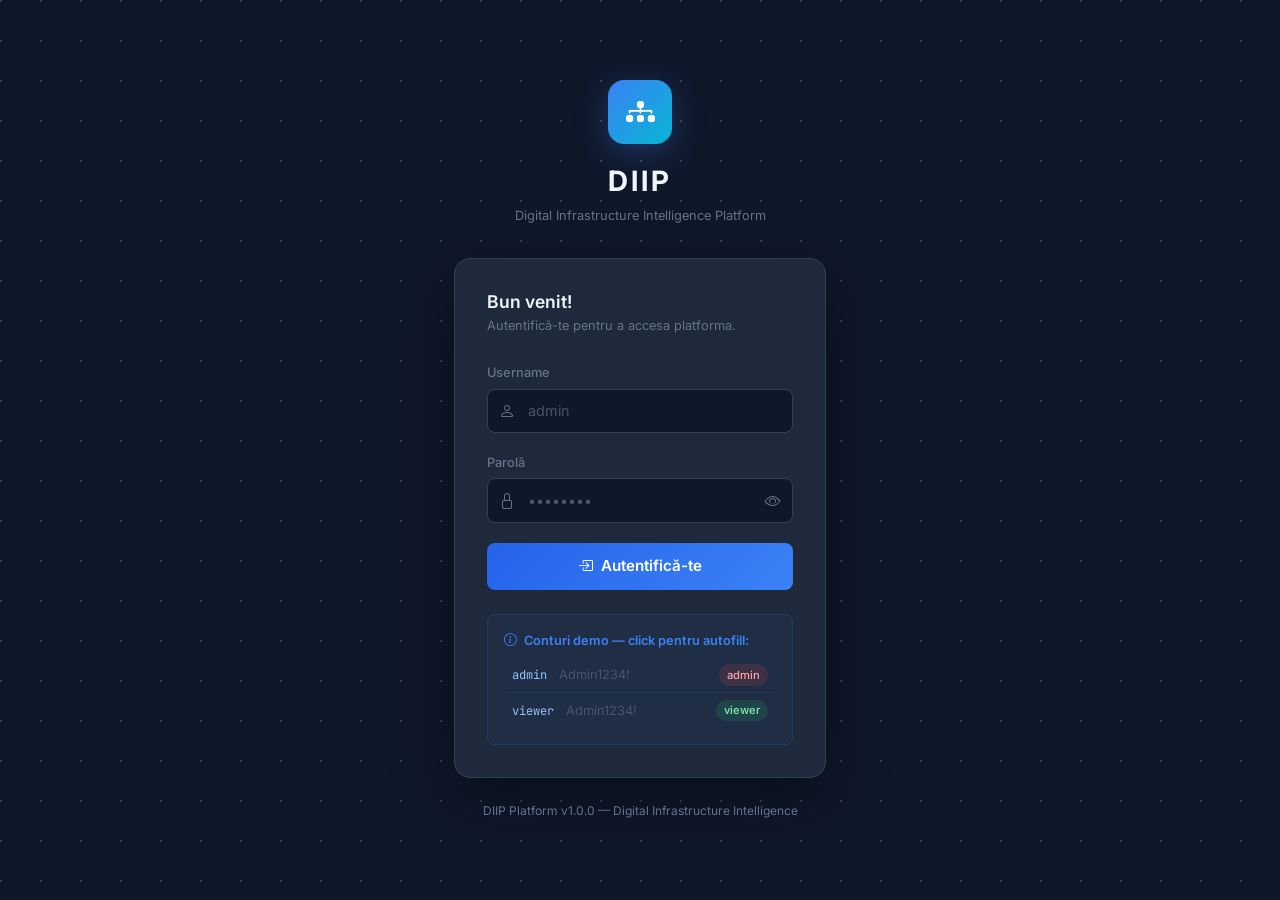
<file: templates/login.html>
<!DOCTYPE html>
<html lang="ro">
<head>
    <meta charset="UTF-8">
    <meta name="viewport" content="width=device-width, initial-scale=1.0">
    <title>Login — DIIP Platform</title>

    <link href="https://cdn.jsdelivr.net/npm/bootstrap@5.3.0/dist/css/bootstrap.min.css" rel="stylesheet">
    <link href="https://cdn.jsdelivr.net/npm/bootstrap-icons@1.11.0/font/bootstrap-icons.css" rel="stylesheet">
    <link href="https://fonts.googleapis.com/css2?family=JetBrains+Mono:wght@400;600&family=Inter:wght@300;400;500;600;700&display=swap" rel="stylesheet">

    <style>
        :root {
            --bg-dark:    #0f172a;
            --bg-card:    #1e293b;
            --border:     #334155;
            --text:       #f1f5f9;
            --text-muted: #64748b;
            --blue:       #3b82f6;
            --green:      #22c55e;
            --red:        #ef4444;
        }

        * { box-sizing: border-box; margin: 0; padding: 0; }

        body {
            font-family: 'Inter', sans-serif;
            background:  var(--bg-dark);
            color:       var(--text);
            min-height:  100vh;
            display:     flex;
            align-items: center;
            justify-content: center;
            /* Fundal cu grid subtil */
            background-image: radial-gradient(circle at 1px 1px, #334155 1px, transparent 0);
            background-size: 40px 40px;
        }

        .login-wrapper {
            width: 100%;
            max-width: 420px;
            padding: 1.5rem;
        }

        /* Logo + titlu */
        .login-brand {
            text-align: center;
            margin-bottom: 2rem;
        }

        .brand-icon {
            width:           64px;
            height:          64px;
            background:      linear-gradient(135deg, #3b82f6, #06b6d4);
            border-radius:   16px;
            display:         inline-flex;
            align-items:     center;
            justify-content: center;
            font-size:       1.8rem;
            margin-bottom:   1rem;
            box-shadow:      0 8px 32px rgba(59, 130, 246, 0.3);
        }

        .brand-name {
            display:     block;
            font-size:   1.75rem;
            font-weight: 700;
            letter-spacing: 0.1em;
            color: var(--text);
        }

        .brand-sub {
            display:   block;
            font-size: 0.8rem;
            color:     var(--text-muted);
            margin-top: 0.25rem;
        }

        /* Cardul de login */
        .login-card {
            background:    var(--bg-card);
            border:        1px solid var(--border);
            border-radius: 16px;
            padding:       2rem;
            box-shadow:    0 20px 60px rgba(0, 0, 0, 0.4);
        }

        .login-card h2 {
            font-size:     1.1rem;
            font-weight:   600;
            margin-bottom: 0.25rem;
            color:         var(--text);
        }

        .login-card p {
            font-size:     0.8rem;
            color:         var(--text-muted);
            margin-bottom: 1.75rem;
        }

        /* Inputuri */
        .form-group {
            margin-bottom: 1.25rem;
        }

        .form-label {
            font-size:     0.8rem;
            font-weight:   500;
            color:         var(--text-muted);
            margin-bottom: 0.4rem;
            display:       block;
        }

        .input-wrapper {
            position: relative;
        }

        .input-icon {
            position:  absolute;
            left:      0.75rem;
            top:       50%;
            transform: translateY(-50%);
            color:     var(--text-muted);
            font-size: 1rem;
        }

        .form-control {
            width:         100%;
            background:    #0f172a;
            border:        1px solid var(--border);
            border-radius: 8px;
            color:         var(--text);
            padding:       0.65rem 0.75rem 0.65rem 2.5rem;
            font-size:     0.9rem;
            font-family:   'Inter', sans-serif;
            transition:    border-color 0.15s, box-shadow 0.15s;
            outline:       none;
        }

        .form-control:focus {
            border-color: var(--blue);
            box-shadow:   0 0 0 3px rgba(59, 130, 246, 0.15);
        }

        .form-control::placeholder { color: #475569; }

        /* Toggle parola */
        .toggle-password {
            position:   absolute;
            right:      0.75rem;
            top:        50%;
            transform:  translateY(-50%);
            background: none;
            border:     none;
            color:      var(--text-muted);
            cursor:     pointer;
            padding:    0;
            font-size:  1rem;
        }
        .toggle-password:hover { color: var(--text); }

        /* Buton login */
        .btn-login {
            width:         100%;
            background:    linear-gradient(135deg, #2563eb, #3b82f6);
            border:        none;
            border-radius: 8px;
            color:         white;
            padding:       0.75rem;
            font-size:     0.95rem;
            font-weight:   600;
            cursor:        pointer;
            transition:    transform 0.15s, box-shadow 0.15s;
            margin-top:    0.5rem;
            display:       flex;
            align-items:   center;
            justify-content: center;
            gap:           0.5rem;
        }

        .btn-login:hover {
            transform:  translateY(-1px);
            box-shadow: 0 8px 25px rgba(59, 130, 246, 0.35);
        }

        .btn-login:active { transform: translateY(0); }

        .btn-login:disabled {
            opacity: 0.7;
            cursor:  not-allowed;
            transform: none;
        }

        /* Mesaj eroare */
        .error-box {
            background:    rgba(239, 68, 68, 0.1);
            border:        1px solid rgba(239, 68, 68, 0.3);
            border-radius: 8px;
            padding:       0.75rem 1rem;
            margin-bottom: 1.25rem;
            font-size:     0.875rem;
            color:         #fca5a5;
            display:       flex;
            align-items:   center;
            gap:           0.5rem;
        }

        /* Mesaj succes */
        .success-box {
            background:    rgba(34, 197, 94, 0.1);
            border:        1px solid rgba(34, 197, 94, 0.3);
            border-radius: 8px;
            padding:       0.75rem 1rem;
            margin-bottom: 1.25rem;
            font-size:     0.875rem;
            color:         #86efac;
            display:       flex;
            align-items:   center;
            gap:           0.5rem;
        }

        /* Informatii demo */
        .demo-info {
            margin-top:    1.5rem;
            padding:       1rem;
            background:    rgba(59, 130, 246, 0.05);
            border:        1px solid rgba(59, 130, 246, 0.15);
            border-radius: 8px;
            font-size:     0.8rem;
            color:         var(--text-muted);
        }

        .demo-info strong { color: var(--blue); }

        .demo-user {
            display:         flex;
            justify-content: space-between;
            align-items:     center;
            padding:         0.4rem 0;
            border-bottom:   1px solid rgba(59, 130, 246, 0.1);
            cursor:          pointer;
            transition:      background 0.15s;
            border-radius:   4px;
            padding:         0.4rem 0.5rem;
        }

        .demo-user:last-child { border-bottom: none; }
        .demo-user:hover { background: rgba(59, 130, 246, 0.08); }

        .demo-user code {
            font-family: 'JetBrains Mono', monospace;
            font-size:   0.75rem;
            color:       #93c5fd;
        }

        .role-badge {
            font-size:     0.7rem;
            padding:       0.15rem 0.5rem;
            border-radius: 20px;
            font-weight:   500;
        }

        .role-admin { background: rgba(239, 68, 68, 0.15); color: #fca5a5; }
        .role-user  { background: rgba(34, 197, 94, 0.15);  color: #86efac; }

        .footer-text {
            text-align: center;
            margin-top: 1.5rem;
            font-size:  0.75rem;
            color:      var(--text-muted);
        }

        /* Loading spinner */
        .spinner {
            width:  16px;
            height: 16px;
            border: 2px solid rgba(255,255,255,0.3);
            border-top-color: white;
            border-radius: 50%;
            animation: spin 0.6s linear infinite;
        }
        @keyframes spin { to { transform: rotate(360deg); } }
    </style>
</head>
<body>

<div class="login-wrapper">

    <!-- Brand -->
    <div class="login-brand">
        <div class="brand-icon">
            <i class="bi bi-diagram-3-fill" style="color:white"></i>
        </div>
        <span class="brand-name">DIIP</span>
        <span class="brand-sub">Digital Infrastructure Intelligence Platform</span>
    </div>

    <!-- Card login -->
    <div class="login-card">
        <h2>Bun venit!</h2>
        <p>Autentifică-te pentru a accesa platforma.</p>

        <!-- Mesaj eroare (ascuns initial) -->
        <div class="error-box" id="error-box" style="display:none">
            <i class="bi bi-exclamation-circle-fill"></i>
            <span id="error-text">Username sau parolă incorectă.</span>
        </div>

        <!-- Mesaj succes (ascuns initial) -->
        <div class="success-box" id="success-box" style="display:none">
            <i class="bi bi-check-circle-fill"></i>
            <span>Login reușit! Se redirecționează...</span>
        </div>

        <!-- Formular -->
        <div class="form-group">
            <label class="form-label">Username</label>
            <div class="input-wrapper">
                <i class="bi bi-person input-icon"></i>
                <input type="text" class="form-control" id="username"
                       placeholder="admin" autocomplete="username">
            </div>
        </div>

        <div class="form-group">
            <label class="form-label">Parolă</label>
            <div class="input-wrapper">
                <i class="bi bi-lock input-icon"></i>
                <input type="password" class="form-control" id="password"
                       placeholder="••••••••" autocomplete="current-password">
                <button class="toggle-password" onclick="togglePassword()" type="button">
                    <i class="bi bi-eye" id="eye-icon"></i>
                </button>
            </div>
        </div>

        <button class="btn-login" id="btn-login" onclick="doLogin()">
            <i class="bi bi-box-arrow-in-right"></i>
            Autentifică-te
        </button>

        <!-- Conturi demo -->
        <div class="demo-info">
            <div style="margin-bottom: 0.5rem; font-weight: 600; color: var(--blue);">
                <i class="bi bi-info-circle me-1"></i> Conturi demo — click pentru autofill:
            </div>
            <div class="demo-user" onclick="fillCredentials('admin', 'Admin1234!')">
                <div>
                    <code>admin</code>
                    <span style="margin-left:0.5rem; color:#475569">Admin1234!</span>
                </div>
                <span class="role-badge role-admin">admin</span>
            </div>
            <div class="demo-user" onclick="fillCredentials('viewer', 'Admin1234!')">
                <div>
                    <code>viewer</code>
                    <span style="margin-left:0.5rem; color:#475569">Admin1234!</span>
                </div>
                <span class="role-badge role-user">viewer</span>
            </div>
        </div>
    </div>

    <div class="footer-text">
        DIIP Platform v1.0.0 — Digital Infrastructure Intelligence
    </div>

</div>

<script>
// ── Toggle parola vizibila/ascunsa ────────────────────────────
function togglePassword() {
    const input = document.getElementById('password');
    const icon  = document.getElementById('eye-icon');
    if (input.type === 'password') {
        input.type    = 'text';
        icon.className = 'bi bi-eye-slash';
    } else {
        input.type    = 'password';
        icon.className = 'bi bi-eye';
    }
}

// ── Autofill credentiale demo ─────────────────────────────────
function fillCredentials(username, password) {
    document.getElementById('username').value = username;
    document.getElementById('password').value = password;
    document.getElementById('username').focus();
}

// ── Login ─────────────────────────────────────────────────────
async function doLogin() {
    const username = document.getElementById('username').value.trim();
    const password = document.getElementById('password').value;
    const btn      = document.getElementById('btn-login');
    const errorBox = document.getElementById('error-box');
    const successBox = document.getElementById('success-box');

    // Validare simpla
    if (!username || !password) {
        showError('Completează username și parola.');
        return;
    }

    // Loading state
    btn.disabled    = true;
    btn.innerHTML   = '<div class="spinner"></div> Se verifică...';
    errorBox.style.display   = 'none';
    successBox.style.display = 'none';

    try {
        const resp = await fetch('/api/auth/login', {
            method:  'POST',
            headers: { 'Content-Type': 'application/json' },
            body:    JSON.stringify({ username, password })
        });

        const data = await resp.json();

        if (data.success) {
            // Login reusit
            successBox.style.display = 'flex';
            btn.innerHTML = '<i class="bi bi-check-circle"></i> Succes!';

            // Redirectionam dupa 1 secunda
            setTimeout(() => {
                window.location.href = '/';
            }, 1000);
        } else {
            showError(data.message || 'Username sau parolă incorectă.');
            btn.disabled  = false;
            btn.innerHTML = '<i class="bi bi-box-arrow-in-right"></i> Autentifică-te';
        }

    } catch (e) {
        showError('Eroare de conexiune. Încearcă din nou.');
        btn.disabled  = false;
        btn.innerHTML = '<i class="bi bi-box-arrow-in-right"></i> Autentifică-te';
    }
}

function showError(message) {
    const errorBox  = document.getElementById('error-box');
    const errorText = document.getElementById('error-text');
    errorText.textContent    = message;
    errorBox.style.display   = 'flex';
}

// Enter = login
document.addEventListener('keypress', (e) => {
    if (e.key === 'Enter') doLogin();
});
</script>

</body>
</html>
</file>
